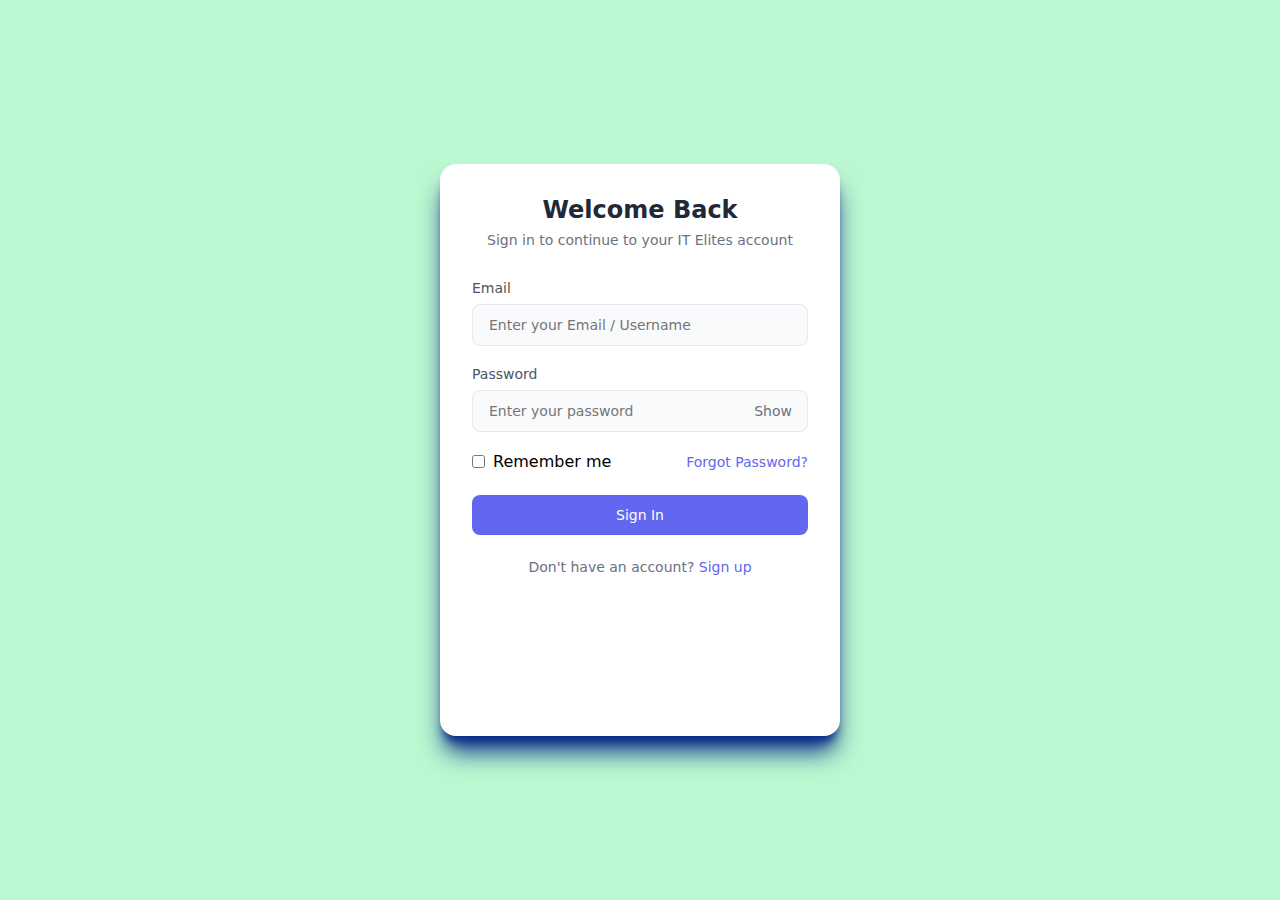
<file: index.html>
<!DOCTYPE html>
<html lang="en">
<head>
    <meta charset="UTF-8">
    <meta name="viewport" content="width=device-width, initial-scale=1.0">
    <title>Login | Sign Up Form</title>
    <link rel="stylesheet" href="style.css">
    
</head>
<body>
    <div class="container">
        <div class="alert" id="alert"></div>
        <div class="forms-container">
            <!-- Login Form -->
            <div class="form-section" id="loginForm">
                <h2 class="section-title">Welcome Back</h2>
                <p class="section-subtitle">Sign in to continue to your IT Elites account</p>
                
                <form onsubmit="handleLogin(event)">
                    <div class="input-group">
                        <label for="loginEmail">Email</label>
                        <input 
                            type="email" 
                            id="loginEmail" 
                            placeholder="Enter your Email / Username"
                            autocomplete="email"
                            required
                        >
                        <div class="error">Please enter a valid email address</div>
                    </div>

                    <div class="input-group">
                        <label for="loginPassword">Password</label>
                        <div class="password-input-wrapper">
                            <input 
                                type="password" 
                                id="loginPassword" 
                                placeholder="Enter your password"
                                autocomplete="current-password"
                                required
                            >
                            <span class="toggle-password" onclick="togglePassword(this)">Show</span>
                        </div>
                        <div class="error">Please enter your password</div>
                    </div>

                    <div class="remember-forgot">
                        <label class="remember-me">
                            <input type="checkbox" id="rememberMe">
                            <span>Remember me</span>
                        </label>
                        <a href="#" class="forgot-password">Forgot Password?</a>
                    </div>

                    <button type="submit" class="btn">
                        Sign In
                        <span class="spinner"></span>
                    </button>

                    <div class="switch-form">
                        Don't have an account? <a onclick="switchForm('signup')">Sign up</a>
                    </div>
                </form>
            </div>

            <!-- Signup Form -->
            <div class="form-section" id="signupForm">
                <h2 class="section-title">Create IT Elites Account</h2>
                <p class="section-subtitle">Sign up to get started</p>
                
                <form onsubmit="handleSignup(event)">
                    <div class="input-group">
                        <label for="signupName">Full Name</label>
                        <input 
                            type="text" 
                            id="signupName" 
                            placeholder="Enter your full name"
                            required
                        >
                        <div class="error">Please enter your full name</div>
                    </div>

                    <div class="input-group">
                        <label for="signupEmail">Email</label>
                        <input 
                            type="email" 
                            id="signupEmail" 
                            placeholder="Enter your email"
                            required
                        >
                        <div class="error">Please enter a valid email address</div>
                    </div>

                    <div class="input-group">
                        <label for="signupPassword">Password</label>
                        <div class="password-input-wrapper">
                            <input 
                                type="password" 
                                id="signupPassword" 
                                placeholder="Create a password"
                                required
                            >
                            <span class="toggle-password" onclick="togglePassword(this)">Show</span>
                        </div>
                        <div class="error">Password must be at least 8 characters</div>
                    </div>

                    <div class="input-group">
                        <label for="confirmPassword">Confirm Password</label>
                        <div class="password-input-wrapper">
                            <input 
                                type="password" 
                                id="confirmPassword" 
                                placeholder="Confirm your password"
                                required
                            >
                            <span class="toggle-password" onclick="togglePassword(this)">Show</span>
                        </div>
                        <div class="error">Passwords do not match</div>
                    </div>

                    <button type="submit" class="btn">
                        Create Account
                        <span class="spinner"></span>
                    </button>

                    <div class="switch-form">
                        Already have an account? <a onclick="switchForm('login')">Sign in</a>
                    </div>
                </form>
            </div>
        </div>
    </div>
    <script>
        // Form switching
        function switchForm(type) {
            const container = document.querySelector('.forms-container');
            container.classList.toggle('show-signup', type === 'signup');
            clearAlerts();
            resetForms();
        }
        //Password Visibility
        function togglePassword(button){
            const input = button.parentElement.querySelector('input');
            const type = input.type === 'password' ? 'text' : 'password';
            input.type = type;
            button.textContent = type === 'password' ? 'Show' : 'Hide';
        }
         // Alert handling
         function showAlert(message, type) {
            const alert = document.getElementById('alert');
            alert.className = 'alert alert-' + type;
            alert.textContent = message;
            alert.style.display = 'block';

            setTimeout(() => {
                alert.style.display = 'none';
            }, 3000);
        }

        function clearAlerts() {
            document.getElementById('alert').style.display = 'none';
        }
         // Form validation
         function validateEmail(email) {
            return /^[^\s@]+@[^\s@]+\.[^\s@]+$/.test(email);
        }

        function validatePassword(password) {
            return password.length >= 8;
        }

        function setLoading(form, loading) {
            const button = form.querySelector('.btn');
            button.disabled = loading;
            button.classList.toggle('loading', loading);
        }

        function resetForms() {
            document.querySelectorAll('form').forEach(form => {
                form.reset();
                form.querySelectorAll('.input-group').forEach(group => {
                    group.classList.remove('has-error');
                });
            });
        }

        // Login handling
        async function handleLogin(event) {
            event.preventDefault();
            const form = event.target;
            const email = document.getElementById('loginEmail').value;
            const password = document.getElementById('loginPassword').value;
            const rememberMe = document.getElementById('rememberMe').checked;

            // Validate inputs
            let isValid = true;
            if (!validateEmail(email)) {
                document.getElementById('loginEmail').parentElement.classList.add('has-error');
                isValid = false;
            }
            if (!password) {
                document.getElementById('loginPassword').parentElement.classList.add('has-error');
                isValid = false;
            }

            if (!isValid) return;

            setLoading(form, true);

            try {
                // Simulate API call
                await new Promise(resolve => setTimeout(resolve, 1500));

                const user = users.find(u => u.email === email && u.password === password);
                if (user) {
                    if (rememberMe) {
                        localStorage.setItem('rememberedEmail', email);
                    } else {
                        localStorage.removeItem('rememberedEmail');
                    }
                    showAlert('Login successful! Redirecting...', 'success');
                    setTimeout(() => {
                        console.log('Redirecting to dashboard...');
                    }, 1500);
                } else {
                    throw new Error('Invalid email or password');
                }
            } catch (error) {
                showAlert(error.message, 'error');
            } finally {
                setLoading(form, false);
            }
        }
        // Signup handling
        async function handleSignup(event) {
            event.preventDefault();
            const form = event.target;
            const name = document.getElementById('signupName').value;
            const email = document.getElementById('signupEmail').value;
            const password = document.getElementById('signupPassword').value;
            const confirmPassword = document.getElementById('confirmPassword').value;

            // Validate inputs
            let isValid = true;
            if (!name.trim()) {
                document.getElementById('signupName').parentElement.classList.add('has-error');
                isValid = false;
            }
            if (!validateEmail(email)) {
                document.getElementById('signupEmail').parentElement.classList.add('has-error');
                isValid = false;
            }
            if (!validatePassword(password)) {
                document.getElementById('signupPassword').parentElement.classList.add('has-error');
                isValid = false;
            }
            if (password !== confirmPassword) {
                document.getElementById('confirmPassword').parentElement.classList.add('has-error');
                isValid = false;
            }

            if (!isValid) return;

            setLoading(form, true);

            try {
                // Simulate API call
                await new Promise(resolve => setTimeout(resolve, 1500));

                // Check if email already exists
                if (users.some(u => u.email === email)) {
                    throw new Error('Email already registered');
                }

                // Add new user
                users.push({ email, password, name });

                showAlert('Account created successfully! Please sign in.', 'success');
                setTimeout(() => {
                    switchForm('login');
                }, 1500);
            } catch (error) {
                showAlert(error.message, 'error');
            } finally {
                setLoading(form, false);
            }
        }

        // Input error handling
        document.querySelectorAll('.input-group input').forEach(input => {
            input.addEventListener('input', function() {
                this.parentElement.classList.remove('has-error');
            });

            // Prevent form submission on enter for password fields
            if (input.type === 'password') {
                input.addEventListener('keypress', function(e) {
                    if (e.key === 'Enter') {
                        e.preventDefault();
                        this.form.querySelector('button[type="submit"]').click();
                    }
                });
            }
        });

        // Password strength indicator
        document.getElementById('signupPassword').addEventListener('input', function() {
            const password = this.value;
            const error = this.parentElement.parentElement.querySelector('.error');
            let message = '';

            if (password.length < 8) {
                message = 'Password must be at least 8 characters';
            } else {
                const hasLetter = /[a-zA-Z]/.test(password);
                const hasNumber = /\d/.test(password);
                const hasSpecial = /[!@#$%^&*]/.test(password);
                const strength = [hasLetter, hasNumber, hasSpecial].filter(Boolean).length;

                if (strength < 2) {
                    message = 'Add numbers or special characters for stronger password';
                }
            }

            error.textContent = message;
            this.parentElement.parentElement.classList.toggle('has-error', message !== '');
        });

        // Confirm password validation
        document.getElementById('confirmPassword').addEventListener('input', function() {
            const password = document.getElementById('signupPassword').value;
            const error = this.parentElement.parentElement.querySelector('.error');
            const matches = this.value === password;

            error.textContent = matches ? '' : 'Passwords do not match';
            this.parentElement.parentElement.classList.toggle('has-error', !matches);
        });
         // Initialize page
         function initializePage() {
            // Check for remembered email
            const rememberedEmail = localStorage.getItem('rememberedEmail');
            if (rememberedEmail) {
                document.getElementById('loginEmail').value = rememberedEmail;
                document.getElementById('rememberMe').checked = true;
            }

            // Add form transitions
            document.querySelector('.forms-container').style.transition = 'transform 0.5s ease-in-out';

            // Reset any previous form state
            resetForms();
            clearAlerts();

            // Add input validation styles
            document.querySelectorAll('input').forEach(input => {
                input.addEventListener('invalid', function(e) {
                    e.preventDefault();
                    this.parentElement.classList.add('has-error');
                });
            });
        }

        // Call initialization
        initializePage();
    </script>
</body>
</html>
</file>
<file: style.css>
* {
    margin: 0;
    padding: 0;
    box-sizing: border-box;
    font-family: system-ui, -apple-system, sans-serif;
}

body {
    min-height: 100vh;
    display: flex;
    align-items: center;
    justify-content: center;
    padding: 1.5rem;
    background-color: #bbf7d0;
}

.container {
    background: white;
    border-radius: 1rem;
    box-shadow: 0 20px 25px -5px #082e86, 0 10px 10px -5px #082e86;
    width: 100%;
    max-width: 400px;
    position: relative;
    overflow: hidden;
}

.forms-container {
    position: relative;
    width: 200%;
    display: flex;
    transition: transform 0.5s ease-in-out;
}

.forms-container.show-signup {
    transform: translateX(-50%);
}

.form-section {
    width: 50%;
    padding: 2rem;
}

.section-title {
    color: #1f2937;
    font-size: 1.5rem;
    font-weight: 600;
    margin-bottom: 0.5rem;
    text-align: center;
}

.section-subtitle {
    color: #6b7280;
    font-size: 0.875rem;
    text-align: center;
    margin-bottom: 2rem;
}

.input-group {
    margin-bottom: 1.25rem;
}

.input-group label {
    display: block;
    color: #4b5563;
    font-size: 0.875rem;
    font-weight: 500;
    margin-bottom: 0.5rem;
}

.input-group input {
    width: 100%;
    padding: 0.75rem 1rem;
    border: 1px solid #e5e7eb;
    border-radius: 0.5rem;
    font-size: 0.875rem;
    transition: all 0.2s;
    background: #f9fafb;
}

.input-group input:focus {
    outline: none;
    border-color: #6366f1;
    background: white;
    box-shadow: 0 0 0 3px rgba(99, 102, 241, 0.1);
}

.password-input-wrapper {
    position: relative;
}

.toggle-password {
    position: absolute;
    right: 1rem;
    top: 50%;
    transform: translateY(-50%);
    color: #6b7280;
    cursor: pointer;
    font-size: 0.875rem;
    user-select: none;
}

.error {
    color: #dc2626;
    font-size: 0.75rem;
    margin-top: 0.25rem;
    display: none;
}

.has-error input {
    border-color: #dc2626;
}

.has-error .error {
    display: block;
}

.remember-forgot {
    display: flex;
    justify-content: space-between;
    align-items: center;
    margin-bottom: 1.5rem;
}

.remember-me {
    display: flex;
    align-items: center;
    gap: 0.5rem;
}

.remember-me input[type="checkbox"] {
    accent-color: #6366f1;
}

.forgot-password {
    color: #6366f1;
    font-size: 0.875rem;
    text-decoration: none;
}

.btn {
    width: 100%;
    padding: 0.75rem;
    background: #6366f1;
    color: white;
    border: none;
    border-radius: 0.5rem;
    font-size: 0.875rem;
    font-weight: 500;
    cursor: pointer;
    transition: background-color 0.2s;
    position: relative;
}

.btn:hover {
    background: #4f46e5;
}

.btn:disabled {
    background: #c7d2fe;
    cursor: not-allowed;
}

.btn .spinner {
    display: none;
    width: 1rem;
    height: 1rem;
    border: 2px solid white;
    border-top-color: transparent;
    border-radius: 50%;
    animation: spin 0.6s linear infinite;
    position: absolute;
    right: 1rem;
    top: 50%;
    transform: translateY(-50%);
}

@keyframes spin {
    to { transform: translateY(-50%) rotate(360deg); }
}

.loading .spinner {
    display: block;
}

.switch-form {
    text-align: center;
    margin-top: 1.5rem;
    color: #6b7280;
    font-size: 0.875rem;
}

.switch-form a {
    color: #6366f1;
    text-decoration: none;
    font-weight: 500;
    cursor: pointer;
}

.switch-form a:hover {
    text-decoration: underline;
}

.alert {
    position: absolute;
    top: 1rem;
    left: 50%;
    transform: translateX(-50%);
    padding: 0.75rem 1rem;
    border-radius: 0.5rem;
    font-size: 0.875rem;
    width: calc(100% - 2rem);
    display: none;
    animation: slideDown 0.3s ease-out;
}

@keyframes slideDown {
    from { transform: translate(-50%, -100%); }
    to { transform: translate(-50%, 0); }
}

.alert-success {
    background: #dcfce7;
    color: #166534;
    border: 1px solid #bbf7d0;
}

.alert-error {
    background: #fee2e2;
    color: #991b1b;
    border: 1px solid #fecaca;
}

@media (max-width: 480px) {
    .form-section {
        padding: 1.5rem;
    }
}
</file>
